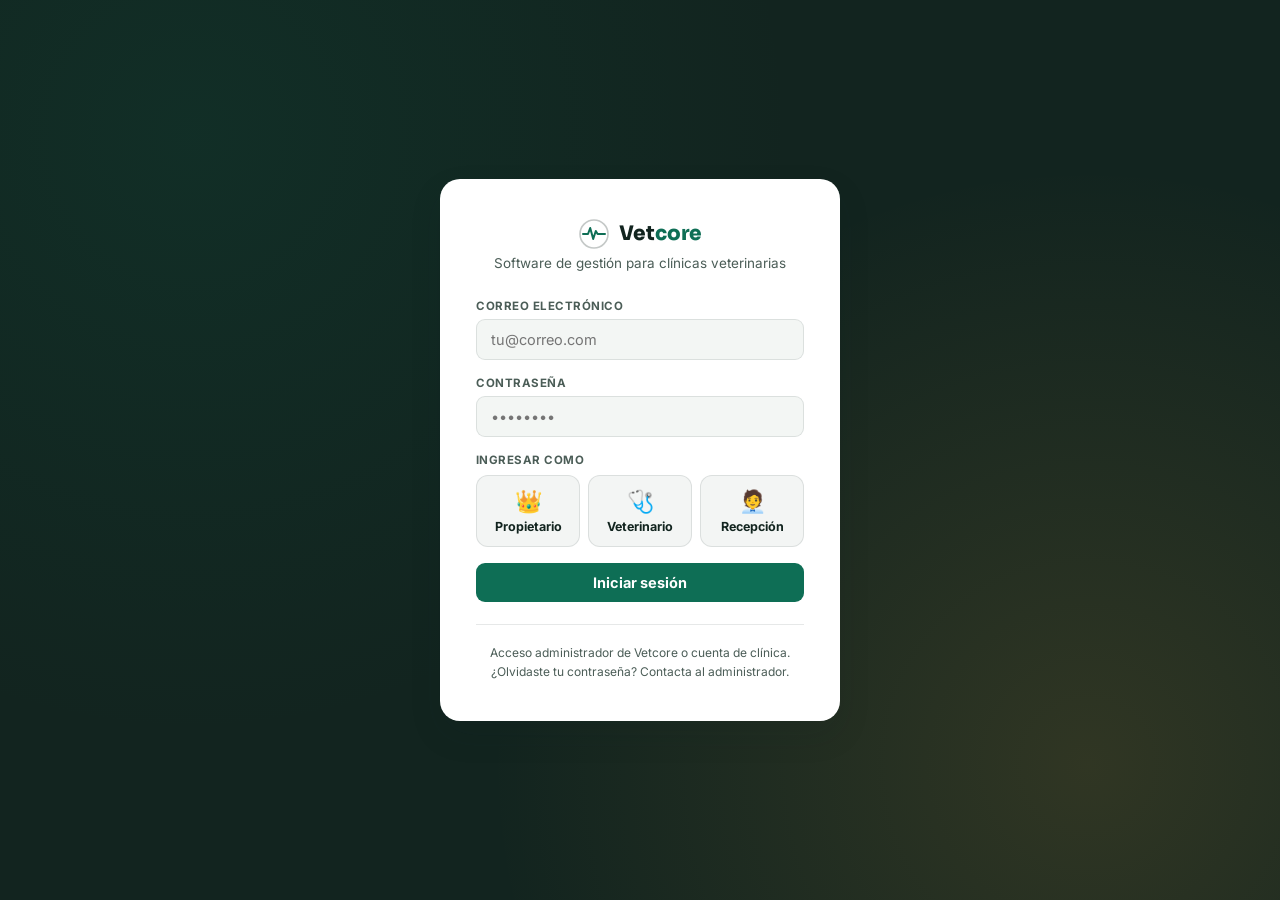
<file: index.html>
<!DOCTYPE html>
<html lang="es">
<head>
<meta charset="UTF-8">
<meta name="viewport" content="width=device-width, initial-scale=1.0">
<title>Vetcore — Iniciar sesión</title>
<link rel="stylesheet" href="css/style.css">
<style>
.role-label{display:block;font-size:11.5px;font-weight:700;text-transform:uppercase;letter-spacing:.04em;color:var(--ink-soft);margin-bottom:8px;}
.role-box{display:grid;grid-template-columns:repeat(3,1fr);gap:8px;margin-bottom:16px;}
.role-opt{border:1.5px solid var(--border);border-radius:12px;background:#f3f5f4;padding:12px 6px;cursor:pointer;text-align:center;font-family:inherit;transition:.15s;}
.role-opt:hover{border-color:var(--primary,#0f6b4f);}
.role-opt .ri{display:block;font-size:22px;margin-bottom:4px;}
.role-opt .rt{font-size:12.5px;font-weight:700;color:var(--ink,#12261f);}
.role-opt.active{border-color:var(--primary,#0f6b4f);background:rgba(15,107,79,.1);box-shadow:0 0 0 3px rgba(15,107,79,.12);}
.role-opt.active .rt{color:var(--primary,#0f6b4f);}
</style>
</head>
<body>

<div class="auth-wrap">
  <div class="auth-card">
    <div class="vc-logo" id="logoBox"></div>
    <p class="auth-sub">Software de gestión para clínicas veterinarias</p>

    <div class="auth-error" id="loginError"></div>

    <form id="loginForm">
      <div class="field">
        <label>Correo electrónico</label>
        <input type="email" id="email" placeholder="tu@correo.com" required autocomplete="username">
      </div>
      <div class="field">
        <label>Contraseña</label>
        <input type="password" id="password" placeholder="••••••••" required autocomplete="current-password">
      </div>

      <span class="role-label">Ingresar como</span>
      <div class="role-box" id="roleBox">
        <button type="button" class="role-opt" data-rol="propietario"><span class="ri">👑</span><span class="rt">Propietario</span></button>
        <button type="button" class="role-opt" data-rol="veterinario"><span class="ri">🩺</span><span class="rt">Veterinario</span></button>
        <button type="button" class="role-opt" data-rol="recepcion"><span class="ri">🧑‍💼</span><span class="rt">Recepción</span></button>
      </div>

      <button type="submit" class="btn btn-primary btn-block" id="btnLogin">Iniciar sesión</button>
    </form>

    <div class="auth-demo">
      Acceso administrador de Vetcore o cuenta de clínica.<br>
      ¿Olvidaste tu contraseña? Contacta al administrador.
    </div>
  </div>
</div>

<script src="js/common.js"></script>
<script src="js/login.js"></script>
</body>
</html>
</file>
<file: css/style.css>
@import url('https://fonts.googleapis.com/css2?family=Sora:wght@500;600;700;800&family=Inter:wght@400;500;600;700&display=swap');

:root{
  --ink:#12241F;
  --ink-soft:#4B5D57;
  --bg:#F3F6F4;
  --card:#FFFFFF;
  --primary:#0E6E55;
  --primary-dark:#0A4F3D;
  --primary-soft:#E3F1EB;
  --accent:#E8A33D;
  --accent-soft:#FCF0DC;
  --danger:#C4432B;
  --danger-soft:#FBE7E2;
  --border:rgba(18,36,31,0.10);
  --radius:12px;
  --shadow:0 4px 18px rgba(18,36,31,0.06);
  --shadow-lift:0 14px 32px rgba(18,36,31,0.12);
}
*{margin:0;padding:0;box-sizing:border-box;}
body{
  font-family:'Inter',sans-serif;
  background:var(--bg);
  color:var(--ink);
  -webkit-font-smoothing:antialiased;
}
h1,h2,h3,h4{font-family:'Sora',sans-serif;font-weight:700;letter-spacing:-0.01em;}

/* ── Marca / signature: línea de pulso ── */
.vc-logo{display:flex;align-items:center;gap:10px;}
.vc-logo svg{flex-shrink:0;}
.vc-logo-text{font-family:'Sora',sans-serif;font-weight:800;font-size:20px;color:var(--ink);}
.vc-logo-text span{color:var(--primary);}

/* ── Auth (login) ── */
.auth-wrap{
  min-height:100vh;display:flex;align-items:center;justify-content:center;
  background:
    radial-gradient(circle at 15% 15%, rgba(14,110,85,0.14), transparent 45%),
    radial-gradient(circle at 85% 85%, rgba(232,163,61,0.14), transparent 45%),
    var(--ink);
  padding:24px;
}
.auth-card{
  background:var(--card);width:100%;max-width:400px;border-radius:20px;
  padding:40px 36px;box-shadow:var(--shadow-lift);
}
.auth-card .vc-logo{justify-content:center;margin-bottom:6px;}
.auth-sub{text-align:center;color:var(--ink-soft);font-size:13.5px;margin-bottom:28px;}
.field{margin-bottom:16px;}
.field label{display:block;font-size:11.5px;font-weight:700;text-transform:uppercase;letter-spacing:0.5px;color:var(--ink-soft);margin-bottom:6px;}
.field input,.field select,.field textarea{
  width:100%;padding:11px 14px;border:1.5px solid var(--border);border-radius:9px;
  font-size:14.5px;font-family:inherit;color:var(--ink);background:var(--bg);
  outline:none;transition:0.15s;
}
.field input:focus,.field select:focus,.field textarea:focus{border-color:var(--primary);background:#fff;box-shadow:0 0 0 3px var(--primary-soft);}
.btn{
  display:inline-flex;align-items:center;justify-content:center;gap:8px;
  padding:11px 20px;border-radius:9px;border:none;font-size:14.5px;font-weight:700;
  cursor:pointer;transition:0.15s;font-family:inherit;
}
.btn-primary{background:var(--primary);color:#fff;}
.btn-primary:hover{background:var(--primary-dark);}
.btn-block{width:100%;}
.btn-ghost{background:var(--bg);color:var(--ink);border:1.5px solid var(--border);}
.btn-ghost:hover{background:var(--primary-soft);border-color:var(--primary);}
.btn-danger{background:var(--danger-soft);color:var(--danger);}
.btn-danger:hover{background:var(--danger);color:#fff;}
.btn-sm{padding:7px 13px;font-size:12.5px;}
.auth-error{background:var(--danger-soft);color:var(--danger);font-size:13px;font-weight:600;padding:10px 13px;border-radius:8px;margin-bottom:16px;display:none;}
.auth-error.show{display:block;}
.auth-demo{margin-top:22px;padding-top:18px;border-top:1px solid var(--border);font-size:12px;color:var(--ink-soft);text-align:center;line-height:1.6;}

/* ── App shell (admin / dashboard) ── */
.app{display:flex;min-height:100vh;}
.sidebar{
  width:250px;flex-shrink:0;background:var(--ink);color:#fff;
  display:flex;flex-direction:column;position:fixed;top:0;left:0;bottom:0;z-index:50;
}
.sidebar .vc-logo-text{color:#fff;}
.sidebar-head{padding:24px 22px 18px;border-bottom:1px solid rgba(255,255,255,0.08);}
.sidebar-tag{font-size:11px;color:rgba(255,255,255,0.45);margin-top:4px;letter-spacing:0.3px;}
.sidebar-nav{flex:1;padding:16px 12px;overflow-y:auto;}
.nav-item{
  display:flex;align-items:center;gap:11px;padding:11px 14px;border-radius:9px;
  color:rgba(255,255,255,0.68);font-size:13.5px;font-weight:600;cursor:pointer;
  border:none;background:none;width:100%;text-align:left;margin-bottom:3px;transition:0.15s;
}
.nav-item:hover{background:rgba(255,255,255,0.06);color:#fff;}
.nav-item.active{background:var(--primary);color:#fff;}
.nav-item .ic{width:18px;text-align:center;font-size:15px;}
.sidebar-foot{padding:16px;border-top:1px solid rgba(255,255,255,0.08);}
.sidebar-user{display:flex;align-items:center;gap:10px;margin-bottom:12px;}
.sidebar-avatar{width:34px;height:34px;border-radius:50%;background:var(--primary);display:flex;align-items:center;justify-content:center;font-weight:800;font-size:13px;flex-shrink:0;}
.sidebar-user-name{font-size:13px;font-weight:700;color:#fff;line-height:1.3;}
.sidebar-user-plan{font-size:11px;color:rgba(255,255,255,0.5);}

.main{margin-left:250px;flex:1;display:flex;flex-direction:column;min-height:100vh;}
.topbar{
  background:#fff;padding:0 30px;height:64px;display:flex;align-items:center;justify-content:space-between;
  border-bottom:1px solid var(--border);position:sticky;top:0;z-index:40;
}
.topbar h2{font-size:19px;}
.content{padding:28px 30px;flex:1;}
.section{display:none;}
.section.active{display:block;}

/* ── Stat cards ── */
.stats-grid{display:grid;grid-template-columns:repeat(auto-fit,minmax(190px,1fr));gap:16px;margin-bottom:26px;}
.stat-card{background:var(--card);border-radius:var(--radius);padding:18px 20px;border:1px solid var(--border);box-shadow:var(--shadow);position:relative;overflow:hidden;}
.stat-card::before{content:'';position:absolute;top:0;left:0;right:0;height:3px;background:var(--primary);}
.stat-card.accent::before{background:var(--accent);}
.stat-val{font-family:'Sora',sans-serif;font-size:27px;font-weight:800;color:var(--ink);}
.stat-label{font-size:12.5px;color:var(--ink-soft);margin-top:3px;font-weight:600;}

/* ── Cards / tables ── */
.card{background:var(--card);border-radius:var(--radius);border:1px solid var(--border);box-shadow:var(--shadow);overflow:hidden;margin-bottom:22px;}
.card-header{padding:16px 22px;border-bottom:1px solid var(--border);display:flex;align-items:center;justify-content:space-between;flex-wrap:wrap;gap:10px;}
.card-header h3{font-size:15.5px;}
.table-wrap{overflow-x:auto;}
table{width:100%;border-collapse:collapse;font-size:13.5px;}
thead th{text-align:left;padding:11px 22px;background:var(--bg);font-size:10.5px;font-weight:700;text-transform:uppercase;letter-spacing:0.5px;color:var(--ink-soft);white-space:nowrap;}
tbody td{padding:12px 22px;border-bottom:1px solid var(--border);vertical-align:middle;}
tbody tr:last-child td{border-bottom:none;}
tbody tr:hover td{background:#FAFCFB;}
.empty-row td{text-align:center;padding:30px;color:var(--ink-soft);}

.badge{display:inline-block;padding:3px 10px;border-radius:6px;font-size:11px;font-weight:700;}
.b-primary{background:var(--primary-soft);color:var(--primary-dark);}
.b-accent{background:var(--accent-soft);color:#9C6410;}
.b-danger{background:var(--danger-soft);color:var(--danger);}
.b-grey{background:var(--bg);color:var(--ink-soft);}

/* ── Modal ── */
.modal-overlay{display:none;position:fixed;inset:0;background:rgba(18,36,31,0.55);z-index:200;align-items:center;justify-content:center;padding:20px;}
.modal-overlay.open{display:flex;}
.modal{background:var(--card);border-radius:16px;padding:28px;max-width:520px;width:100%;max-height:90vh;overflow-y:auto;position:relative;}
.modal h2{font-size:19px;margin-bottom:4px;}
.modal-sub{color:var(--ink-soft);font-size:13px;margin-bottom:20px;}
.modal-close{position:absolute;top:14px;right:14px;background:var(--bg);border:none;width:30px;height:30px;border-radius:8px;cursor:pointer;font-size:15px;}
.form-row{display:grid;grid-template-columns:1fr 1fr;gap:14px;}
@media(max-width:520px){.form-row{grid-template-columns:1fr;}}

/* ── Toast ── */
.toast{position:fixed;bottom:22px;right:22px;background:var(--ink);color:#fff;padding:12px 18px;border-radius:10px;font-size:13.5px;font-weight:600;z-index:999;transform:translateY(80px);opacity:0;transition:0.3s;max-width:320px;box-shadow:var(--shadow-lift);}
.toast.show{transform:translateY(0);opacity:1;}
.toast.verde{background:var(--primary-dark);}
.toast.rojo{background:var(--danger);}

.pill-tabs{display:flex;gap:8px;flex-wrap:wrap;margin-bottom:18px;}
.pill-tab{padding:8px 16px;border-radius:20px;border:1.5px solid var(--border);background:#fff;font-size:13px;font-weight:600;cursor:pointer;color:var(--ink-soft);transition:0.15s;}
.pill-tab.active{background:var(--primary);color:#fff;border-color:var(--primary);}

.hamburger{display:none;background:none;border:none;cursor:pointer;flex-direction:column;gap:4px;}
.hamburger span{width:20px;height:2px;background:var(--ink);border-radius:2px;}

@media(max-width:900px){
  .sidebar{transform:translateX(-100%);transition:0.25s;}
  .sidebar.open{transform:translateX(0);}
  .main{margin-left:0;}
  .hamburger{display:flex;}
  .form-row{grid-template-columns:1fr;}
}





.search-bar-wrap{position:relative;flex:1;max-width:360px;}
.search-bar-wrap input{width:100%;padding:9px 14px 9px 34px;border:1.5px solid var(--border);border-radius:9px;font-size:13.5px;background:var(--bg);outline:none;}
.search-bar-wrap input:focus{border-color:var(--primary);background:#fff;}
.search-bar-wrap .search-ic{position:absolute;left:11px;top:50%;transform:translateY(-50%);font-size:13px;color:var(--ink-soft);}
.search-results{position:absolute;top:calc(100% + 6px);left:0;right:0;background:#fff;border:1px solid var(--border);border-radius:10px;box-shadow:var(--shadow-lift);max-height:340px;overflow-y:auto;z-index:80;display:none;}
.search-results.open{display:block;}
.search-results-group{padding:8px 12px 4px;font-size:10.5px;font-weight:800;text-transform:uppercase;color:var(--ink-soft);letter-spacing:0.5px;}
.search-result-item{padding:9px 14px;cursor:pointer;font-size:13.5px;display:flex;justify-content:space-between;}
.search-result-item:hover{background:var(--primary-soft);}
.search-empty{padding:14px;text-align:center;color:var(--ink-soft);font-size:13px;}

.greeting-title{font-size:21px;margin-bottom:2px;}
.greeting-sub{color:var(--ink-soft);font-size:13.5px;margin-bottom:20px;}
.inicio-grid{display:grid;grid-template-columns:1fr 1fr;gap:18px;margin-bottom:20px;}
@media(max-width:800px){.inicio-grid{grid-template-columns:1fr;}}
.inicio-list-item{padding:10px 0;border-bottom:1px solid var(--border);font-size:13.5px;display:flex;justify-content:space-between;gap:10px;}
.inicio-list-item:last-child{border-bottom:none;}
.inicio-hora{font-weight:700;color:var(--primary-dark);min-width:44px;}
.alert-item{display:flex;align-items:center;gap:8px;padding:9px 0;border-bottom:1px solid var(--border);font-size:13.5px;}
.alert-item:last-child{border-bottom:none;}
.quick-actions{display:flex;gap:10px;flex-wrap:wrap;}
.quick-actions .btn{flex:1;min-width:150px;justify-content:center;}

.ficha-header-modal{display:flex;gap:14px;align-items:center;margin-bottom:16px;padding-bottom:14px;border-bottom:1px solid var(--border);}
.ficha-avatar-lg{width:56px;height:56px;border-radius:14px;background:var(--primary-soft);display:flex;align-items:center;justify-content:center;font-size:26px;flex-shrink:0;}
.ficha-tabs{display:flex;gap:6px;margin-bottom:16px;border-bottom:1px solid var(--border);}
.ficha-tab-btn{padding:9px 14px;border:none;background:none;font-size:13px;font-weight:700;color:var(--ink-soft);cursor:pointer;border-bottom:2px solid transparent;}
.ficha-tab-btn.active{color:var(--primary);border-color:var(--primary);}


.pac-foto-upload{display:flex;align-items:center;gap:14px;margin-bottom:16px;}
.pac-foto-preview{width:64px;height:64px;border-radius:50%;object-fit:cover;border:2px solid var(--border);background:var(--primary-soft);}
.pac-foto-placeholder{width:64px;height:64px;border-radius:50%;background:var(--primary-soft);display:flex;align-items:center;justify-content:center;font-size:26px;border:2px solid var(--border);}
.avatar-mini{width:32px;height:32px;border-radius:50%;object-fit:cover;margin-right:8px;vertical-align:middle;}
.avatar-mini-placeholder{width:32px;height:32px;border-radius:50%;background:var(--primary-soft);display:inline-flex;align-items:center;justify-content:center;font-size:15px;margin-right:8px;vertical-align:middle;}



.b-emergencia{background:#FBE7E2;color:#C4432B;}
.b-urgente{background:#FFF3E0;color:#E65100;}
.b-prioritario{background:#FFFDE7;color:#F9A825;}
.b-normal{background:var(--bg);color:var(--ink-soft);}
.atencion-card{border:1.5px solid var(--border);border-radius:12px;padding:14px 16px;margin-bottom:10px;display:flex;align-items:center;gap:14px;border-left-width:4px;}
.atencion-card.emergencia{border-left-color:#C4432B;}
.atencion-card.urgente{border-left-color:#E65100;}
.atencion-card.prioritario{border-left-color:#F9A825;}
.atencion-card.normal{border-left-color:var(--border);}

.hc-sec{font-size:12px;font-weight:800;text-transform:uppercase;letter-spacing:.04em;color:var(--primary,#146c4f);margin:18px 0 8px;padding-bottom:6px;border-bottom:1px solid var(--border,#e3e8e5);}
.hc-info{display:grid;grid-template-columns:1fr 1fr;gap:6px 16px;background:#f3f6f4;border-radius:10px;padding:12px 14px;font-size:13px;}
.hc-check{display:flex;align-items:center;gap:8px;font-size:13px;margin:6px 0;}
.hc-item{display:flex;justify-content:space-between;align-items:center;gap:10px;padding:8px 10px;border:1px solid var(--border,#e3e8e5);border-radius:8px;margin-bottom:6px;font-size:13px;}
.hc-item small{color:var(--ink-soft,#6b7a72);display:block;}
.hc-seg-row{display:flex;justify-content:space-between;padding:6px 0;border-bottom:1px dashed var(--border,#e3e8e5);}

.inv-tabs{display:flex;gap:6px;margin-bottom:14px;flex-wrap:wrap;}
.inv-tab{padding:9px 16px;border:1px solid var(--border,#e3e8e5);background:#fff;border-radius:8px;font-weight:700;font-size:13px;cursor:pointer;}
.inv-tab.active{background:var(--primary,#146c4f);color:#fff;border-color:var(--primary,#146c4f);}
.inv-view{display:none;}.inv-view.active{display:block;}
.inv-toolbar{display:flex;gap:8px;padding:14px 22px;flex-wrap:wrap;align-items:center;}
.inv-toolbar input[type=text]{flex:1;min-width:220px;}
.inv-toolbar input,.inv-toolbar select{padding:8px 10px;border:1px solid var(--border,#e3e8e5);border-radius:8px;font-size:13px;background:#fff;}
.inv-grid{display:grid;grid-template-columns:repeat(4,1fr);gap:14px;}
@media(max-width:800px){.inv-grid{grid-template-columns:1fr 1fr!important;}}
.stk{display:inline-block;min-width:36px;padding:2px 10px;border-radius:999px;color:#fff;font-weight:700;font-size:12px;text-align:center;}
.stk-ok{background:#1e90d6;}.stk-low{background:#f0932b;}.stk-zero{background:#e74c3c;}
.dot{display:inline-block;width:14px;height:14px;border-radius:50%;}
.dot-on{background:#27ae60;}.dot-off{background:#b0b8b4;}
.sd-resultados{position:absolute;left:0;right:0;top:100%;background:#fff;border:1px solid var(--border,#e3e8e5);border-radius:8px;box-shadow:0 8px 24px rgba(0,0,0,.12);z-index:50;max-height:240px;overflow:auto;}
.sd-res{display:flex;justify-content:space-between;padding:9px 12px;font-size:13px;cursor:pointer;border-bottom:1px solid var(--border,#e3e8e5);}
.sd-res:hover{background:#f3f6f4;}
.lnk{color:var(--primary,#146c4f);cursor:pointer;font-weight:700;border:0;background:none;font-size:15px;}

.cal-nav{display:flex;align-items:center;gap:12px;margin-bottom:14px;font-size:16px;text-transform:capitalize;}
.cal-grid{display:grid;grid-template-columns:repeat(7,1fr);gap:6px;}
.cal-dow{font-size:11px;font-weight:800;color:var(--ink-soft);text-transform:uppercase;text-align:center;padding:6px 0;}
.cal-cell{min-height:88px;border:1px solid var(--border);border-radius:10px;padding:6px;cursor:pointer;background:#fff;transition:.15s;overflow:hidden;}
.cal-cell:hover{border-color:var(--primary);}
.cal-cell.vacio{background:transparent;border:none;cursor:default;}
.cal-cell.hoy{border:2px solid var(--primary);}
.cal-cell.sel{background:rgba(16,120,90,.08);border-color:var(--primary);}
.cal-num{font-size:12.5px;font-weight:800;margin-bottom:4px;}
.cal-chip{font-size:11px;padding:2px 6px;border-radius:6px;background:var(--primary);color:#fff;margin-bottom:2px;white-space:nowrap;overflow:hidden;text-overflow:ellipsis;}
.cal-chip.cancelada,.cal-chip.no_asistio{background:#c0392b;text-decoration:line-through;}
.cal-chip.atendida{background:#7f8c8d;}
.cal-mas{font-size:10.5px;color:var(--ink-soft);}
.cal-cita{display:flex;align-items:center;gap:12px;padding:10px 0;border-bottom:1px solid var(--border);font-size:13.5px;}
.btn-wa{background:#25d366;color:#fff;border:none;border-radius:8px;padding:6px 12px;font-weight:700;font-size:12.5px;cursor:pointer;}
.btn-wa:hover{background:#1ebe57;}
@media(max-width:700px){.cal-cell{min-height:56px}.cal-chip{display:none}}

.cal-nav{text-transform:none;}
.cal-cell.hoy .cal-num{color:var(--primary);}

.cal-chip.atendiendo{background:#e67e22;}
.ag-acciones{display:flex;gap:6px;flex-wrap:wrap;align-items:center;}
.empty-row td { text-align: center; }


.prod-cell { display: flex; align-items: center; gap: 14px; }
.prod-foto { width: 52px; height: 52px; border-radius: 12px; object-fit: cover; flex-shrink: 0; border: 1px solid var(--border); background: #fff; transition: transform .15s; }
.prod-foto:hover { transform: scale(1.08); }
.prod-foto-ph { width: 52px; height: 52px; border-radius: 12px; background: #eef2f0; display: flex; align-items: center; justify-content: center; font-size: 22px; flex-shrink: 0; }
.prod-nombre { font-weight: 700; line-height: 1.3; }
.prod-foto-lg { width: 120px; height: 120px; border-radius: 16px; object-fit: cover; border: 1px solid var(--border); background: #fff; }
.prod-foto-lg-ph { width: 120px; height: 120px; border-radius: 16px; background: #eef2f0; display: flex; align-items: center; justify-content: center; font-size: 40px; }

.table-wrap { overflow-x: auto; }
#tbProductos td:last-child > div { flex-wrap: wrap; }
#tbProductos td:last-child .btn-sm { padding: 5px 9px; }





/* ============================================================
   CATÁLOGO DE INVENTARIO (propietario y veterinario)
   ============================================================ */

/* ── Barra de búsqueda y filtros ── */
.inv-toolbar { padding: 16px 22px 0; gap: 10px; flex-wrap: nowrap; }
.inv-toolbar + .inv-toolbar {
  padding: 14px 22px 18px !important;
  flex-wrap: wrap;
  border-bottom: 1px solid var(--border);
}

.inv-toolbar input[type="text"] {
  flex: 1 1 0; min-width: 0;
  height: 44px;
  padding: 0 16px 0 44px;
  border: 1.5px solid var(--border);
  border-radius: 12px;
  font-size: 14px;
  background: #f6f9f7 url("data:image/svg+xml,%3Csvg xmlns='http://www.w3.org/2000/svg' width='18' height='18' viewBox='0 0 24 24' fill='none' stroke='%234B5D57' stroke-width='2.2' stroke-linecap='round' stroke-linejoin='round'%3E%3Ccircle cx='11' cy='11' r='7'/%3E%3Cpath d='m21 21-4.3-4.3'/%3E%3C/svg%3E") no-repeat 15px center;
  transition: .15s;
}
.inv-toolbar input[type="text"]:focus {
  background-color: #fff;
  border-color: var(--primary);
  box-shadow: 0 0 0 4px var(--primary-soft);
  outline: none;
}

/* Botones de iconos (limpiar / actualizar) */
.inv-toolbar .btn-ghost.btn-sm {
  width: 44px; height: 44px; padding: 0; flex-shrink: 0;
  border-radius: 12px; font-size: 16px; background: #fff;
}
.inv-toolbar .btn-ghost.btn-sm:hover {
  background: var(--primary-soft);
  border-color: var(--primary);
  color: var(--primary-dark);
}

/* Botón crear (propietario) */
.inv-toolbar .btn-primary.btn-sm {
  width: auto; height: 44px; padding: 0 18px;
  border-radius: 12px; font-size: 12.5px;
  white-space: nowrap; flex-shrink: 0;
}

/* Filtros tipo píldora */
.inv-toolbar select {
  height: 38px;
  padding: 0 34px 0 14px;
  border: 1.5px solid var(--border);
  border-radius: 999px;
  font-size: 13px; font-weight: 600;
  color: var(--ink-soft);
  background: #fff url("data:image/svg+xml,%3Csvg xmlns='http://www.w3.org/2000/svg' width='12' height='12' viewBox='0 0 24 24' fill='none' stroke='%234B5D57' stroke-width='3' stroke-linecap='round' stroke-linejoin='round'%3E%3Cpath d='m6 9 6 6 6-6'/%3E%3C/svg%3E") no-repeat right 13px center;
  -webkit-appearance: none; appearance: none;
  cursor: pointer; transition: .15s;
}
.inv-toolbar select:hover { border-color: var(--primary); color: var(--primary-dark); }
.inv-toolbar select:focus {
  outline: none; border-color: var(--primary);
  box-shadow: 0 0 0 4px var(--primary-soft);
}
.inv-toolbar select:has(option:checked:not([value=""])) {
  background-color: var(--primary-soft);
  border-color: var(--primary);
  color: var(--primary-dark);
}

/* ── Tabla del catálogo ── */
.table-wrap:has(#tbProductos) table { border-collapse: separate; border-spacing: 0; }

.table-wrap:has(#tbProductos) thead th {
  background: #f4f7f6;
  font-size: 11px; letter-spacing: .06em;
  padding: 12px 16px;
  border-bottom: 1px solid var(--border);
}

#tbProductos td {
  padding: 14px 16px;
  font-size: 13.5px;
  vertical-align: middle;
  border-bottom: 1px solid var(--border);
}
#tbProductos tr:last-child td { border-bottom: 0; }
#tbProductos tr:not(.empty-row):hover td { background: #f7fbf9; }

/* Código */
#tbProductos td:first-child {
  font-family: ui-monospace, SFMono-Regular, Menlo, monospace;
  font-size: 12px; color: var(--ink-soft); white-space: nowrap;
}

/* Foto + nombre */
.prod-cell { display: flex; align-items: center; gap: 14px; min-width: 170px; }
.prod-foto, .prod-foto-ph {
  width: 56px; height: 56px; flex: 0 0 56px;
  border-radius: 14px; object-fit: cover;
  background: #fff; border: 1px solid var(--border);
  box-shadow: 0 1px 3px rgba(0,0,0,.06);
  display: flex; align-items: center; justify-content: center;
  transition: transform .15s, box-shadow .15s;
}
.prod-foto-ph { background: #eef2f0; font-size: 22px; }
.prod-cell a:hover .prod-foto { transform: scale(1.06); box-shadow: 0 4px 12px rgba(0,0,0,.12); }
.prod-nombre { font-weight: 800; font-size: 14.5px; line-height: 1.25; }

/* Columnas secundarias */
#tbProductos td:nth-child(3),
#tbProductos td:nth-child(4),
#tbProductos td:nth-child(5) { color: var(--ink-soft); }

/* Precio */
#tbProductos td:nth-child(6) {
  font-family: 'Sora', sans-serif;
  font-weight: 800; font-size: 14.5px;
  color: var(--primary-dark);
  font-variant-numeric: tabular-nums;
}

/* Badges (stock y estado) */
#tbProductos .badge {
  display: inline-flex; align-items: center; gap: 6px;
  padding: 4px 11px; border-radius: 999px;
  font-size: 11.5px; font-weight: 700; white-space: nowrap;
}
#tbProductos td:nth-child(7) .badge::before,
#tbProductos td:nth-child(8) .badge::before {
  content: ""; width: 6px; height: 6px; border-radius: 50%; background: currentColor;
}

/* Botones de opciones en una sola línea */
#tbProductos td:last-child > div { flex-wrap: nowrap !important; }
#tbProductos td:last-child .btn-sm {
  padding: 6px 11px; font-size: 12px; white-space: nowrap;
}
/* Evitar que el contenido empuje la página más allá de la ventana */
.main { min-width: 0; }
.content { min-width: 0; max-width: 100%; }
.card { max-width: 100%; }

/* La tabla hace scroll dentro de su tarjeta, no en toda la página */
.table-wrap { max-width: 100%; overflow-x: auto; }

/* Compactar un poco para que quepa mejor */
.prod-cell { min-width: 150px; }
#tbProductos td { padding: 12px 12px; }
#tbProductos td:last-child .btn-sm { padding: 5px 9px; }


/* ===== Modal de producto ===== */
#mProducto .modal { max-width: 820px; padding: 30px 32px 0; }
#mProducto .modal h2 { font-size: 21px; margin-bottom: 14px; }

.pr-hero { display: flex; gap: 22px; align-items: flex-start; margin-bottom: 4px; }
.pr-hero-foto {
  display: flex; flex-direction: column; align-items: center; gap: 10px; flex-shrink: 0;
}
.pr-hero-foto .prod-foto-lg,
.pr-hero-foto .prod-foto-lg-ph {
  width: 132px; height: 132px; border-radius: 18px;
  box-shadow: 0 2px 8px rgba(18,36,31,.08);
}
.pr-hero-campos { flex: 1; min-width: 0; }

.pr-sec {
  display: flex; align-items: center; gap: 10px;
  font-size: 11.5px; font-weight: 800; letter-spacing: .08em; text-transform: uppercase;
  color: var(--primary); margin: 22px 0 12px;
}
.pr-sec::after { content: ""; flex: 1; height: 1px; background: var(--border); }

.pr-grid { display: grid; gap: 14px; }
.pr-g2 { grid-template-columns: repeat(2, 1fr); }
.pr-g3 { grid-template-columns: repeat(3, 1fr); }
.pr-g4 { grid-template-columns: repeat(4, 1fr); }
#mProducto .field { margin-bottom: 0; }
#mProducto .pr-hero-campos .field { margin-bottom: 14px; }
#mProducto .field input:disabled { background: #e9eeeb; color: var(--ink-soft); cursor: not-allowed; }

/* Pie fijo */
.pr-footer {
  position: sticky; bottom: 0; z-index: 2;
  display: flex; justify-content: space-between; gap: 10px;
  margin: 26px -32px 0; padding: 16px 32px;
  background: #fff; border-top: 1px solid var(--border);
}

@media (max-width: 700px) {
  .pr-hero { flex-direction: column; align-items: stretch; }
  .pr-hero-foto { flex-direction: row; justify-content: flex-start; }
  .pr-g3, .pr-g4 { grid-template-columns: 1fr 1fr; }
  .pr-footer { margin: 22px -22px 0; padding: 14px 22px; }
  #mProducto .modal { padding: 24px 22px 0; }
}


/* ===== Kardex ===== */
.kx-prod { display: flex; align-items: center; gap: 14px; margin-bottom: 16px; }
.kx-prod-nombre { font-family: 'Sora', sans-serif; font-weight: 800; font-size: 17px; }
.kx-prod-meta { font-size: 12.5px; color: var(--ink-soft); margin-top: 2px; }

.kx-stats {
  display: grid; gap: 12px; margin-bottom: 18px;
  grid-template-columns: repeat(auto-fit, minmax(150px, 1fr));
}
.kx-stat {
  background: #f6f9f7; border: 1px solid var(--border); border-radius: 12px;
  padding: 12px 14px; border-top: 3px solid var(--border);
}
.kx-stat.ok { border-top-color: var(--primary); }
.kx-stat.warn { border-top-color: var(--accent); }
.kx-stat.bad { border-top-color: var(--danger); }
.kx-stat span { display: block; font-size: 10.5px; font-weight: 800; letter-spacing: .06em; text-transform: uppercase; color: var(--ink-soft); }
.kx-stat strong { display: block; font-family: 'Sora', sans-serif; font-size: 22px; margin: 4px 0 2px; }
.kx-stat strong.in { color: #1e7fc0; }
.kx-stat strong.out { color: var(--danger); }
.kx-stat small { font-size: 11px; color: var(--ink-soft); }

.kx-toolbar { display: flex; align-items: center; gap: 10px; flex-wrap: wrap; margin-bottom: 12px; }
.kx-toolbar select {
  height: 36px; padding: 0 12px; border: 1.5px solid var(--border);
  border-radius: 999px; font-size: 12.5px; font-weight: 600; background: #fff; cursor: pointer;
}
.kx-count { font-size: 12px; color: var(--ink-soft); }

.kx-table { border: 1px solid var(--border); border-radius: 12px; max-height: 340px; overflow: auto; }
.kx-table thead th { position: sticky; top: 0; z-index: 1; background: #f4f7f6; padding: 11px 14px; }
.kx-table tbody td { padding: 11px 14px; font-size: 13px; }
.kx-fecha { white-space: nowrap; font-weight: 600; }
.kx-fecha small { display: block; font-weight: 400; color: var(--ink-soft); font-size: 11.5px; }

.kx-tipo {
  display: inline-flex; align-items: center; gap: 5px; padding: 3px 10px;
  border-radius: 999px; font-size: 11.5px; font-weight: 700; text-transform: capitalize; white-space: nowrap;
}
.kx-tipo.in { background: #e3f0fa; color: #1e7fc0; }
.kx-tipo.out { background: var(--danger-soft); color: var(--danger); }

.kx-num { text-align: right; font-variant-numeric: tabular-nums; font-weight: 700; }
.kx-num.in { color: #1e7fc0; }
.kx-num.out { color: var(--danger); }
.kx-saldo { color: var(--ink); font-weight: 800; background: #f9fbfa; }

.fp-foto-wrap{position:relative;flex-shrink:0;}
.fp-foto-wrap .ficha-avatar-lg{width:88px;height:88px;font-size:44px;border-radius:22px;overflow:hidden;display:flex;align-items:center;justify-content:center;background:rgba(15,107,79,.1);}
.fp-foto-btn{position:absolute;right:-6px;bottom:-6px;width:30px;height:30px;border-radius:50%;border:2px solid #fff;background:var(--primary,#0f6b4f);color:#fff;cursor:pointer;font-size:14px;display:flex;align-items:center;justify-content:center;}
.ficha-header-modal{display:flex;align-items:center;gap:18px;margin-bottom:14px;}
.fp-grid{display:grid;grid-template-columns:repeat(2,1fr);gap:10px;margin:6px 0 4px;}
.fp-item{background:#f3f5f4;border-radius:12px;padding:10px 14px;}
.fp-item span{display:block;font-size:11px;font-weight:700;text-transform:uppercase;letter-spacing:.04em;color:var(--ink-soft);margin-bottom:2px;}
.fp-item strong{font-size:14.5px;}

.hx-head{background:linear-gradient(135deg,#1456b8,#1e78d4);color:#fff;border-radius:14px 14px 0 0;padding:16px 20px;}
.hx-head h3{margin:0 0 10px;font-size:15px;}
.hx-head-row{display:grid;grid-template-columns:1fr 1fr;gap:10px;}
.hx-pill{background:rgba(255,255,255,.18);border-radius:10px;padding:8px 12px;font-size:12px;}
.hx-pill b{display:block;font-size:14px;margin-top:2px;}
.hx-layout{display:grid;grid-template-columns:1fr 340px;gap:16px;margin-top:16px;align-items:start;}
.hx-col{display:flex;flex-direction:column;gap:16px;min-width:0;}
.hx-card{background:#fff;border:1px solid #d6e4f7;border-radius:14px;padding:16px 18px;}
.hx-card h4{margin:0 0 12px;font-size:14px;display:flex;align-items:center;gap:8px;}
.hx-badge{width:24px;height:24px;border-radius:7px;background:#1e78d4;color:#fff;font-size:12px;display:inline-flex;align-items:center;justify-content:center;}
.hx-vitals{position:sticky;top:12px;}
.hx-g2{display:grid;grid-template-columns:1fr 1fr;gap:10px;}
.hx-g3{display:grid;grid-template-columns:repeat(3,1fr);gap:10px;}
.hx-f{margin-bottom:10px;}
.hx-f label{display:block;font-size:10.5px;font-weight:700;text-transform:uppercase;letter-spacing:.03em;color:#51606f;margin-bottom:4px;}
.hx-f input,.hx-f textarea,.hx-f select{width:100%;box-sizing:border-box;border:1px solid #cfe0f5;background:#f3f6fd;border-radius:10px;padding:9px 12px;font:inherit;font-size:13.5px;}
.hx-vitals .hx-f input,.hx-vitals .hx-f select{padding:7px 8px;font-size:12.5px;}
.hx-radios{display:flex;gap:14px;font-size:13px;padding-top:6px;}
.hx-actions{display:flex;gap:10px;flex-wrap:wrap;margin-top:16px;}
.hx-actions .btn-final{flex:1;min-width:220px;background:#0b2d6b;color:#fff;border:0;border-radius:10px;padding:12px;font-weight:700;cursor:pointer;}
.hx-note{font-size:12px;color:var(--ink-soft);margin-top:6px;}
#hc_lista div,#fp_contenido div{white-space:pre-line;}
@media(max-width:900px){.hx-layout{grid-template-columns:1fr;}.hx-vitals{position:static;}.hx-head-row{grid-template-columns:1fr;}}
@media print{.sidebar,.topbar,.hx-actions,.modal-overlay{display:none!important;}}



.hx-item{display:flex;justify-content:space-between;align-items:center;gap:12px;flex-wrap:wrap;background:#fff;border:1px solid #d6e4f7;border-radius:12px;padding:12px 16px;margin-bottom:10px;}
.hx-item-t{font-weight:800;font-size:14px;}
.hx-item-s{font-size:12px;color:var(--ink-soft);margin-top:2px;}
.hx-ok{display:inline-block;background:#dcf5e6;color:#1c7a45;font-size:11.5px;font-weight:700;padding:2px 9px;border-radius:8px;margin-left:8px;}
.hx-item-b{display:flex;gap:6px;}
.hx-b{border:0;border-radius:8px;padding:6px 12px;font-size:12px;font-weight:700;cursor:pointer;}
.hx-b.ver{background:#dcecfb;color:#1456b8;}
.hx-b.pdf{background:#dcf5e6;color:#1c7a45;}
.hx-b.del{background:#fde3e1;color:#c0392b;}



/* Añadir al FINAL de css/style.css */

.hx-layout2 { display: grid; grid-template-columns: 1fr 1fr; gap: 16px; align-items: start; }
@media (max-width: 900px) { .hx-layout2 { grid-template-columns: 1fr; } }
.hx-layout2 .hx-col { display: flex; flex-direction: column; gap: 16px; min-width: 0; }

.hx-tag { font-size: 11px; font-weight: 700; padding: 2px 8px; border-radius: 20px;
  background: rgba(15,107,79,.12); color: var(--primary-dark, #0f6b4f); margin-left: 8px; }

/* Receta */
.hx-sug-box { position: absolute; left: 0; right: 0; top: 100%; z-index: 20; background: #fff;
  border: 1px solid var(--border); border-radius: 8px; max-height: 220px; overflow: auto; }
.hx-sug-box:empty { display: none; }
.hx-sug { display: flex; justify-content: space-between; gap: 10px; padding: 8px 10px; cursor: pointer; font-size: 13px; }
.hx-sug:hover { background: rgba(15,107,79,.08); }
.hx-sug small { color: var(--ink-soft); }
.hx-rx { border: 1px solid var(--border); border-radius: 10px; padding: 10px; margin-bottom: 10px; }
.hx-rx-top { display: flex; justify-content: space-between; margin-bottom: 8px; font-size: 13.5px; }
.hx-rx-top button { border: 0; background: none; color: #c0392b; font-size: 20px; cursor: pointer; line-height: 1; }
.hx-stock { font-size: 11.5px; font-weight: 600; color: var(--primary-dark, #0f6b4f); margin-top: 6px; }
.hx-stock.low { color: #b45309; }
.hx-rx-total { text-align: right; font-size: 13.5px; margin-bottom: 10px; }
.hx-empty { text-align: center; color: var(--ink-soft); font-size: 13px; padding: 14px;
  border: 1px dashed var(--border); border-radius: 10px; margin-bottom: 10px; }

/* Laboratorio */
.hx-drop { border: 2px dashed var(--border); border-radius: 10px; padding: 20px; text-align: center;
  color: var(--ink-soft); font-size: 13px; cursor: pointer; }
.hx-drop.over { border-color: var(--primary, #0f6b4f); background: rgba(15,107,79,.08); }
.hx-file { display: flex; justify-content: space-between; align-items: center; gap: 8px;
  border: 1px solid var(--border); border-radius: 8px; padding: 7px 10px; margin-top: 8px; font-size: 13px; }
.hx-file a, .hx-file span { overflow: hidden; text-overflow: ellipsis; white-space: nowrap; color: inherit; }
.hx-file button { border: 0; background: none; color: #c0392b; font-size: 18px; cursor: pointer; }

/* Botón hospitalización */
.hx-hosp-btn { width: 100%; padding: 11px; border-radius: 10px; font-weight: 700; cursor: pointer;
  background: transparent; color: #b45309; border: 1.5px solid #b45309; font-size: 14px; }
.hx-hosp-btn.on { background: #b45309; color: #fff; }

.hx-sug-box { position: static !important; margin-top: 4px; max-height: 220px; overflow: auto; box-shadow: none; }
.hx-sug.off { opacity: .5; cursor: not-allowed; }


.hx-rx-actions { display: flex; gap: 8px; flex-wrap: wrap; margin-top: 12px; }
.hx-rec-titulo { font-size: 13px; font-weight: 700; margin: 16px 0 4px; }
.hx-rec { border: 1px solid var(--border); border-radius: 10px; padding: 10px; margin-top: 10px; }
.hx-rec-top { display: flex; justify-content: space-between; align-items: center; font-size: 13px; margin-bottom: 8px; }
.hx-rec-top button { border: 0; background: none; color: #c0392b; font-size: 18px; cursor: pointer; margin-left: 6px; }
.hx-rec img { width: 100%; display: block; border: 1px solid var(--border); border-radius: 6px; cursor: zoom-in; }

.hosp-overlay{position:fixed;inset:0;background:rgba(0,0,0,.45);z-index:9999;display:flex;align-items:flex-start;justify-content:center;overflow:auto;padding:24px}
.hosp-box{background:#fff;border-radius:14px;width:min(760px,100%);padding:20px;font-size:14px}
.hosp-head{display:flex;justify-content:space-between;align-items:flex-start}
.hosp-head button{border:0;background:none;font-size:18px;cursor:pointer}
.hosp-box h4{margin:16px 0 8px;color:#0b6b4a}
.hosp-grid{display:grid;grid-template-columns:repeat(auto-fit,minmax(200px,1fr));gap:10px}
.hosp-box label{display:flex;flex-direction:column;font-size:11px;font-weight:700;color:#555;gap:4px;margin-bottom:8px;text-transform:uppercase}
.hosp-box input,.hosp-box select,.hosp-box textarea{padding:9px;border:1px solid #cfd8ea;border-radius:8px;background:#f0f4ff;font:inherit;text-transform:none;font-weight:400}
.hosp-check{flex-direction:row!important;align-items:center;text-transform:none!important;font-size:13px!important}
.hosp-aviso{background:#fff4e5;border:1px solid #e0a040;color:#8a5200;padding:10px;border-radius:8px;margin:10px 0}
.hosp-foot{display:flex;gap:10px;justify-content:flex-end;margin-top:14px}
.hosp-foot .btn-pri{background:#0b2a66;color:#fff;border:0;border-radius:8px;padding:10px 20px;cursor:pointer}
.hosp-foot .btn-sec{background:#f3f3f3;border:1px solid #ccc;border-radius:8px;padding:10px 20px;cursor:pointer}


.hosp-overlay{position:fixed;inset:0;background:rgba(0,0,0,.45);z-index:9999;align-items:flex-start;justify-content:center;overflow:auto;padding:24px}
.hosp-box{background:#fff;border-radius:14px;width:min(760px,100%);padding:20px;font-size:14px}
.hosp-head{display:flex;justify-content:space-between;align-items:flex-start}
.hosp-head button{border:0;background:none;font-size:18px;cursor:pointer}
.hosp-box h4{margin:16px 0 8px;color:#0b6b4a}
.hosp-grid{display:grid;grid-template-columns:repeat(auto-fit,minmax(200px,1fr));gap:10px}
.hosp-box label{display:flex;flex-direction:column;font-size:11px;font-weight:700;color:#555;gap:4px;margin-bottom:8px;text-transform:uppercase}
.hosp-box input,.hosp-box select,.hosp-box textarea{padding:9px;border:1px solid #cfd8ea;border-radius:8px;background:#f0f4ff;font:inherit;text-transform:none;font-weight:400}
.hosp-check{flex-direction:row!important;align-items:center;text-transform:none!important;font-size:13px!important}
.hosp-aviso{background:#fff4e5;border:1px solid #e0a040;color:#8a5200;padding:10px;border-radius:8px;margin:10px 0}
.hosp-foot{display:flex;gap:10px;justify-content:flex-end;margin-top:14px}
.hosp-foot .btn-pri{background:#0b2a66;color:#fff;border:0;border-radius:8px;padding:10px 20px;cursor:pointer}
.hosp-foot .btn-sec{background:#f3f3f3;border:1px solid #ccc;border-radius:8px;padding:10px 20px;cursor:pointer}


.hp-top{display:flex;justify-content:space-between;align-items:flex-start;gap:12px;flex-wrap:wrap}
.hp-toolbar{display:flex;gap:12px;align-items:center;justify-content:space-between;flex-wrap:wrap;padding:16px 22px;border-bottom:1px solid var(--border)}
.hp-toolbar input{flex:1;min-width:220px;max-width:340px;padding:9px 12px;border:1px solid var(--border);border-radius:10px;font:inherit;background:#f0f4ff}
.hp-filtros{display:flex;gap:6px;background:#eef1f6;padding:4px;border-radius:10px}
.hp-f{border:0;background:none;padding:7px 14px;border-radius:8px;font:inherit;font-size:13px;font-weight:700;color:var(--ink-soft);cursor:pointer}
.hp-f.active{background:#fff;color:#0f6b4f;box-shadow:0 1px 4px rgba(0,0,0,.1)}
.hp-grid{display:grid;grid-template-columns:repeat(auto-fill,minmax(310px,1fr));gap:16px;padding:20px 22px}
.hp-vacio{grid-column:1/-1;text-align:center;color:var(--ink-soft);font-size:13.5px;padding:28px 0}
.hp-card{border:1px solid var(--border);border-left:5px solid #0f6b4f;border-radius:14px;padding:16px;background:#fff;cursor:pointer;transition:.15s}
.hp-card:hover{transform:translateY(-2px);box-shadow:0 8px 22px rgba(15,40,80,.1)}
.hp-card.warn{border-left-color:#d98a0b}.hp-card.crit{border-left-color:#c0392b}.hp-card.done{border-left-color:#9aa5b4;background:#fafbfc}
.hp-card-top{display:flex;gap:12px;align-items:center}
.hp-card-id{flex:1;min-width:0;display:flex;flex-direction:column}
.hp-card-id b{font-size:15px}.hp-card-id span{font-size:12px;color:var(--ink-soft)}
.hp-av{width:46px;height:46px;border-radius:50%;background:#e8f3ee;display:flex;align-items:center;justify-content:center;font-size:24px;overflow:hidden;flex:none}
.hp-av.lg{width:64px;height:64px;font-size:34px}.hp-av img{width:100%;height:100%;object-fit:cover}
.hp-cod{font-size:11px;font-weight:800;background:#eef1f6;color:#33415c;padding:3px 8px;border-radius:20px;vertical-align:middle}
.hp-chips{display:flex;gap:6px;flex-wrap:wrap;margin:12px 0 8px}
.hp-chip{font-size:11.5px;font-weight:700;padding:4px 10px;border-radius:20px}
.hp-chip.ok{background:#dff3e8;color:#0b6b4a}.hp-chip.warn{background:#fff1d6;color:#9a5b00}.hp-chip.crit{background:#fde2df;color:#a82a1d}
.hp-chip.done{background:#e6e9ef;color:#4a5568}.hp-chip.neutro{background:#eef1f6;color:#33415c}
.hp-motivo{font-size:13px;color:#2c3a52;margin:0 0 12px;display:-webkit-box;-webkit-line-clamp:2;-webkit-box-orient:vertical;overflow:hidden}
.hp-card-foot{display:flex;justify-content:space-between;font-size:12px;color:var(--ink-soft);border-top:1px dashed var(--border);padding-top:10px}
.hp-modal{max-width:860px;width:100%}
.hp-dh{display:flex;gap:16px;align-items:center;margin-bottom:14px}
.hp-bloque{border:1px solid var(--border);border-radius:12px;padding:12px 14px;margin-top:12px;background:#fafbfd}
.hp-bloque.ok{background:#eef8f2;border-color:#bfe3cf}
.hp-bl-t{font-size:11.5px;font-weight:800;text-transform:uppercase;color:#0f6b4f;margin-bottom:4px}
.hp-bl-x{font-size:13.5px;white-space:pre-line;line-height:1.55}
.hp-form{border:1px solid var(--border);border-radius:14px;padding:16px;margin-bottom:16px;background:#f7faff}
.hp-form-t{font-weight:800;margin-bottom:10px}
.hp-timeline{border-left:3px solid #d6e4dd;margin-left:8px;padding-left:18px}
.hp-tl-item{position:relative;padding:0 0 18px}
.hp-tl-item:before{content:"";position:absolute;left:-26px;top:3px;width:12px;height:12px;border-radius:50%;background:#0f6b4f;border:2px solid #fff}
.hp-tl-item.incidencia:before{background:#c0392b}.hp-tl-item.relevo:before{background:#d98a0b}
.hp-tl-top{display:flex;gap:10px;align-items:center;margin-bottom:4px}.hp-tl-top small{color:var(--ink-soft);font-size:12px}
.hp-tl-txt{font-size:13.5px;white-space:pre-line;line-height:1.55}


.hp-tr{display:flex;justify-content:space-between;align-items:center;gap:12px;flex-wrap:wrap;border:1px solid var(--border);border-left:5px solid #0f6b4f;border-radius:12px;padding:12px 14px;margin-bottom:10px;background:#fff}
.hp-tr.late{border-left-color:#c0392b;background:#fff6f5}
.hp-tr-i{display:flex;flex-direction:column;gap:2px;min-width:200px}
.hp-tr-i span{font-size:13px;color:#2c3a52}.hp-tr-i small{font-size:12px;color:var(--ink-soft)}
.hp-late{color:#c0392b}
.hp-tr-b{display:flex;gap:6px;flex-wrap:wrap}

.dc-modal{max-width:720px}
.dc-sub{color:var(--ink-soft);font-size:13.5px;margin:4px 0 16px}
.dc-card{background:#f6f9fd;border:1px solid var(--border);border-radius:14px;padding:16px}
.dc-step{display:flex;gap:12px;align-items:center;margin-bottom:14px}
.dc-step span{width:30px;height:30px;border-radius:50%;background:var(--primary,#0f6b4f);color:#fff;font-weight:800;display:grid;place-items:center;flex:none;font-size:14px}
.dc-step b{display:block;font-size:15px}
.dc-step small{color:var(--ink-soft);font-size:12.5px}
.dc-grid{display:grid;grid-template-columns:1fr 1fr;gap:14px}
.dc-f{margin-bottom:12px}
.dc-f label{display:block;font-weight:700;font-size:11.5px;text-transform:uppercase;letter-spacing:.03em;color:var(--ink-soft);margin-bottom:6px}
.dc-inp{display:flex;border:1px solid var(--border);border-radius:10px;background:#fff;overflow:hidden}
.dc-inp:focus-within{border-color:var(--primary,#0f6b4f)}
.dc-inp input{flex:1;min-width:0;background:transparent;border:0;outline:0;padding:11px 13px;font-size:14.5px}
.dc-inp span,.dc-inp select{background:#f6f9fd;border:0;border-left:1px solid var(--border);padding:0 12px;font-weight:700;font-size:13px;display:flex;align-items:center}
.dc-res{background:#eaf6f1;border:1px solid #bfe3d4;border-radius:14px;padding:14px 16px;margin:14px 0}
.dc-res-t{color:var(--primary,#0f6b4f);font-weight:800;letter-spacing:.12em;font-size:11.5px;margin-bottom:8px}
.dc-res-b{background:#fff;border:1px solid var(--border);border-radius:10px;padding:12px 14px;color:var(--ink-soft);font-size:13.5px;line-height:1.8}
.dc-res-b b{color:#111;font-size:17px}
.dc-aviso{border:1px solid #f0d98a;background:#fff9e6;border-radius:10px;padding:10px 14px;font-size:12.5px;color:#6b5a1e;margin-bottom:14px}
.dc-aviso b{color:#8a6d00}
@media(max-width:600px){.dc-grid{grid-template-columns:1fr}}

.hp-informe{display:flex;justify-content:space-between;align-items:center;gap:12px;flex-wrap:wrap;
  background:linear-gradient(135deg,#eaf6f1,#f6f9fd);border:1px solid #bfe3d4;border-radius:14px;padding:14px 18px;margin-bottom:14px}
.hp-informe b{display:block;font-size:15px}
.hp-informe small{color:var(--ink-soft);font-size:12.5px}


/* ===== Dashboard estilo VetWof ===== */
.dash-stats{display:grid;grid-template-columns:repeat(4,1fr);gap:16px;margin:18px 0 20px;}
.dash-stat{display:flex;align-items:center;gap:14px;padding:18px 20px;border-radius:16px;border:1.5px solid transparent;}
.dash-stat-ic{width:44px;height:44px;border-radius:12px;display:grid;place-items:center;font-size:24px;font-weight:800;background:rgba(255,255,255,.7);}
.dash-stat-val{font-size:28px;font-weight:800;line-height:1;}
.dash-stat-name{font-weight:700;font-size:14px;margin-top:4px;}
.dash-stat-sub{font-size:12px;font-weight:600;opacity:.8;}
.s-teal{background:#e3f6f4;border-color:#a8e0da;color:#0f766e;}
.s-orange{background:#fdf0e1;border-color:#f6cf9f;color:#c2570c;}
.s-blue{background:#e6f0fd;border-color:#b4d1f7;color:#1d5fbf;}
.s-green{background:#e4f6ea;border-color:#b0e3c1;color:#15803d;}
.dash-stat-name{color:var(--ink,#13261f);}

.dash-grid{display:grid;grid-template-columns:1.4fr 1fr .7fr;gap:16px;margin-bottom:20px;align-items:stretch;}
.dash-grid .card{margin-bottom:0;}
.dash-card-head{display:flex;justify-content:space-between;align-items:center;padding:16px 22px 8px;}
.dash-card-head h3{margin:0;font-size:16px;}
.dash-link{font-size:12px;font-weight:700;color:#0f766e;text-decoration:none;}
.dash-link:hover{text-decoration:underline;}

/* Cola de atención */
.cola-item{display:flex;align-items:center;gap:10px;padding:10px 0;border-bottom:1px solid rgba(0,0,0,.06);}
.cola-item:last-child{border-bottom:none;}
.cola-dot{width:10px;height:10px;border-radius:50%;background:#22c55e;flex:none;}
.cola-dot.naranja{background:#f97316;}
.cola-dot.rojo{background:#ef4444;}
.cola-name{font-weight:700;font-size:14px;}
.cola-sub{font-size:12px;color:var(--ink-soft,#6b7a74);}
.cola-empty{padding:18px 0;text-align:center;color:var(--ink-soft,#6b7a74);font-size:13px;}

/* Tarjeta de agradecimiento */
.dash-thanks{background:linear-gradient(160deg,#d9f3e4,#bfe9d3);border-radius:16px;display:flex;flex-direction:column;align-items:center;justify-content:center;text-align:center;padding:20px;gap:10px;}
.dash-thanks-heart{font-size:44px;}
.dash-thanks-txt{font-size:16px;font-weight:700;color:#0f5f46;line-height:1.3;}
.dash-thanks-txt b{font-size:19px;}

@media(max-width:1100px){
  .dash-stats{grid-template-columns:repeat(2,1fr);}
  .dash-grid{grid-template-columns:1fr 1fr;}
  .dash-thanks{grid-column:1/-1;flex-direction:row;}
}
@media(max-width:640px){
  .dash-stats,.dash-grid{grid-template-columns:1fr;}
}

.cola-toggle{
  display:block;width:100%;margin-top:8px;padding:8px;
  background:transparent;border:1px dashed #a8e0da;border-radius:10px;
  color:#0f766e;font-weight:700;font-size:12.5px;cursor:pointer;
}
.cola-toggle:hover{background:#e3f6f4;}


/* Íconos SVG de línea */
.ic{display:inline-grid;place-items:center;width:20px;}
.ic svg,
.dash-stat-ic svg,
.dash-thanks-heart svg{
  fill:none;stroke:currentColor;stroke-width:1.8;
  stroke-linecap:round;stroke-linejoin:round;
}
.ic svg{width:18px;height:18px;}
.dash-stat-ic{font-size:0;}               /* evita restos de emoji */
.dash-stat-ic svg{width:24px;height:24px;}
.dash-thanks-heart{color:#0f766e;line-height:0;}
.dash-thanks-heart svg{width:48px;height:48px;stroke-width:1.6;}

/* Íconos SVG genéricos */
.ico{width:1em;height:1em;fill:none;stroke:currentColor;stroke-width:1.8;stroke-linecap:round;stroke-linejoin:round;vertical-align:-0.15em;}
.ico-txt{display:inline-flex;align-items:center;gap:6px;}
.btn .ico{width:15px;height:15px;vertical-align:-3px;}

.search-ic{display:inline-grid;place-items:center;color:var(--ink-soft,#6b7a74);}
.search-ic svg{width:17px;height:17px;fill:none;stroke:currentColor;stroke-width:2;stroke-linecap:round;stroke-linejoin:round;}

.avatar-mini-placeholder{display:inline-grid;place-items:center;vertical-align:middle;}
.avatar-mini-placeholder .ico{width:60%;height:60%;}
.pac-foto-placeholder,.ficha-avatar-lg{display:grid;place-items:center;color:#0f766e;}
.pac-foto-placeholder .ico{width:40px;height:40px;}
.ficha-avatar-lg .ico{width:34px;height:34px;}
.ficha-dr-label{display:flex;align-items:center;gap:6px;}
.ficha-dr-label .ico{width:16px;height:16px;}

.venta-ic{width:44px;height:44px;border-radius:12px;background:var(--primary-soft);color:var(--primary);display:grid;place-items:center;margin-bottom:8px;}
.venta-ic svg{width:24px;height:24px;fill:none;stroke:currentColor;stroke-width:1.8;stroke-linecap:round;stroke-linejoin:round;}

/* Campana y refresh */
.topbar .ico{width:18px;height:18px;color:var(--ink);}
.inv-toolbar .btn .ico{width:17px;height:17px;}
.nt-b{background:#fff;border:1px solid var(--border,#ddd);border-radius:10px;padding:6px 10px;cursor:pointer;font-size:16px;display:flex;align-items:center;color:var(--ink,#12241F)}
.nt-b .ico{width:18px;height:18px}

.prod-foto-ph .ico{width:24px;height:24px;color:var(--ink-soft);}


/* ===== Dashboard veterinario ===== */
.dash-grid.vet{grid-template-columns:1.1fr 1fr;}
.dash-grid.vet2{grid-template-columns:1.6fr 1fr;}
@media(max-width:900px){.dash-grid.vet,.dash-grid.vet2{grid-template-columns:1fr;}}

.pa-item{display:flex;align-items:center;gap:14px;padding:12px 0;border-bottom:1px solid rgba(0,0,0,.06);}
.pa-item:last-child{border-bottom:none;}
.pa-av{width:48px;height:48px;border-radius:50%;background:var(--primary-soft);color:#0f766e;display:grid;place-items:center;overflow:hidden;flex:none;}
.pa-av img{width:100%;height:100%;object-fit:cover;}
.pa-av .ico{width:24px;height:24px;}
.pa-info{flex:1;min-width:0;}
.pa-name{font-weight:800;font-size:15px;}
.pa-sub{font-size:12.5px;color:var(--ink-soft);margin-top:2px;}

.prox-item{display:flex;align-items:center;gap:12px;padding:10px 0;border-bottom:1px solid rgba(0,0,0,.06);}
.prox-item:last-child{border-bottom:none;}
.prox-ic{width:34px;height:34px;border-radius:50%;background:#e6f0fd;color:#1d5fbf;display:grid;place-items:center;flex:none;}
.prox-ic .ico{width:17px;height:17px;}
.prox-hora{font-weight:700;color:var(--primary-dark);min-width:46px;font-size:13.5px;}
.prox-name{font-weight:700;font-size:14px;}
.prox-sub{font-size:12px;color:var(--ink-soft);}

.rec-item{display:flex;align-items:center;gap:12px;padding:9px 0;font-size:13.5px;}
.rec-ic{width:36px;height:36px;border-radius:50%;background:#fdf0e1;color:#c2570c;display:grid;place-items:center;flex:none;}
.rec-ic .ico{width:18px;height:18px;}

.dash-thanks.fila{flex-direction:row;justify-content:flex-start;text-align:left;padding:20px 26px;gap:16px;}
.dash-thanks.fila .dash-thanks-heart svg{width:40px;height:40px;}
.dash-thanks-sub{font-size:13px;font-weight:600;opacity:.85;}

/* Íconos SVG en panel veterinario */
.hx-card h4 .ico{width:17px;height:17px;color:var(--primary);}
.hx-hosp-btn{display:flex;align-items:center;justify-content:center;gap:8px;}
.hx-hosp-btn .ico{width:17px;height:17px;}
.hx-b{display:inline-flex;align-items:center;gap:5px;}
.hx-b .ico{width:14px;height:14px;}
.hx-file a,.hx-file span{display:inline-flex;align-items:center;gap:6px;}
.hx-file .ico{width:14px;height:14px;flex:none;}
.hp-chip{display:inline-flex;align-items:center;gap:4px;}
.hp-chip .ico{width:12px;height:12px;}
.hp-av{color:#0f6b4f;}
.hp-av .ico{width:55%;height:55%;}
.hp-bl-t,.hp-informe b,.hosp-aviso{display:flex;align-items:center;gap:6px;}
.hp-bl-t .ico,.hp-informe b .ico,.hosp-aviso .ico{width:14px;height:14px;flex:none;}
.hp-informe .btn .ico{width:15px;height:15px;}
.hp-form .btn-sm .ico{width:16px;height:16px;}
.fp-foto-btn .ico{width:15px;height:15px;}
.fp-foto-wrap .ficha-avatar-lg .ico{width:40px;height:40px;}
.btn .ico{width:15px;height:15px;vertical-align:-3px;}
.modal h2.ico-txt .ico{width:20px;height:20px;}
.prod-foto-ph .ico{width:24px;height:24px;color:var(--ink-soft);}
</file>
